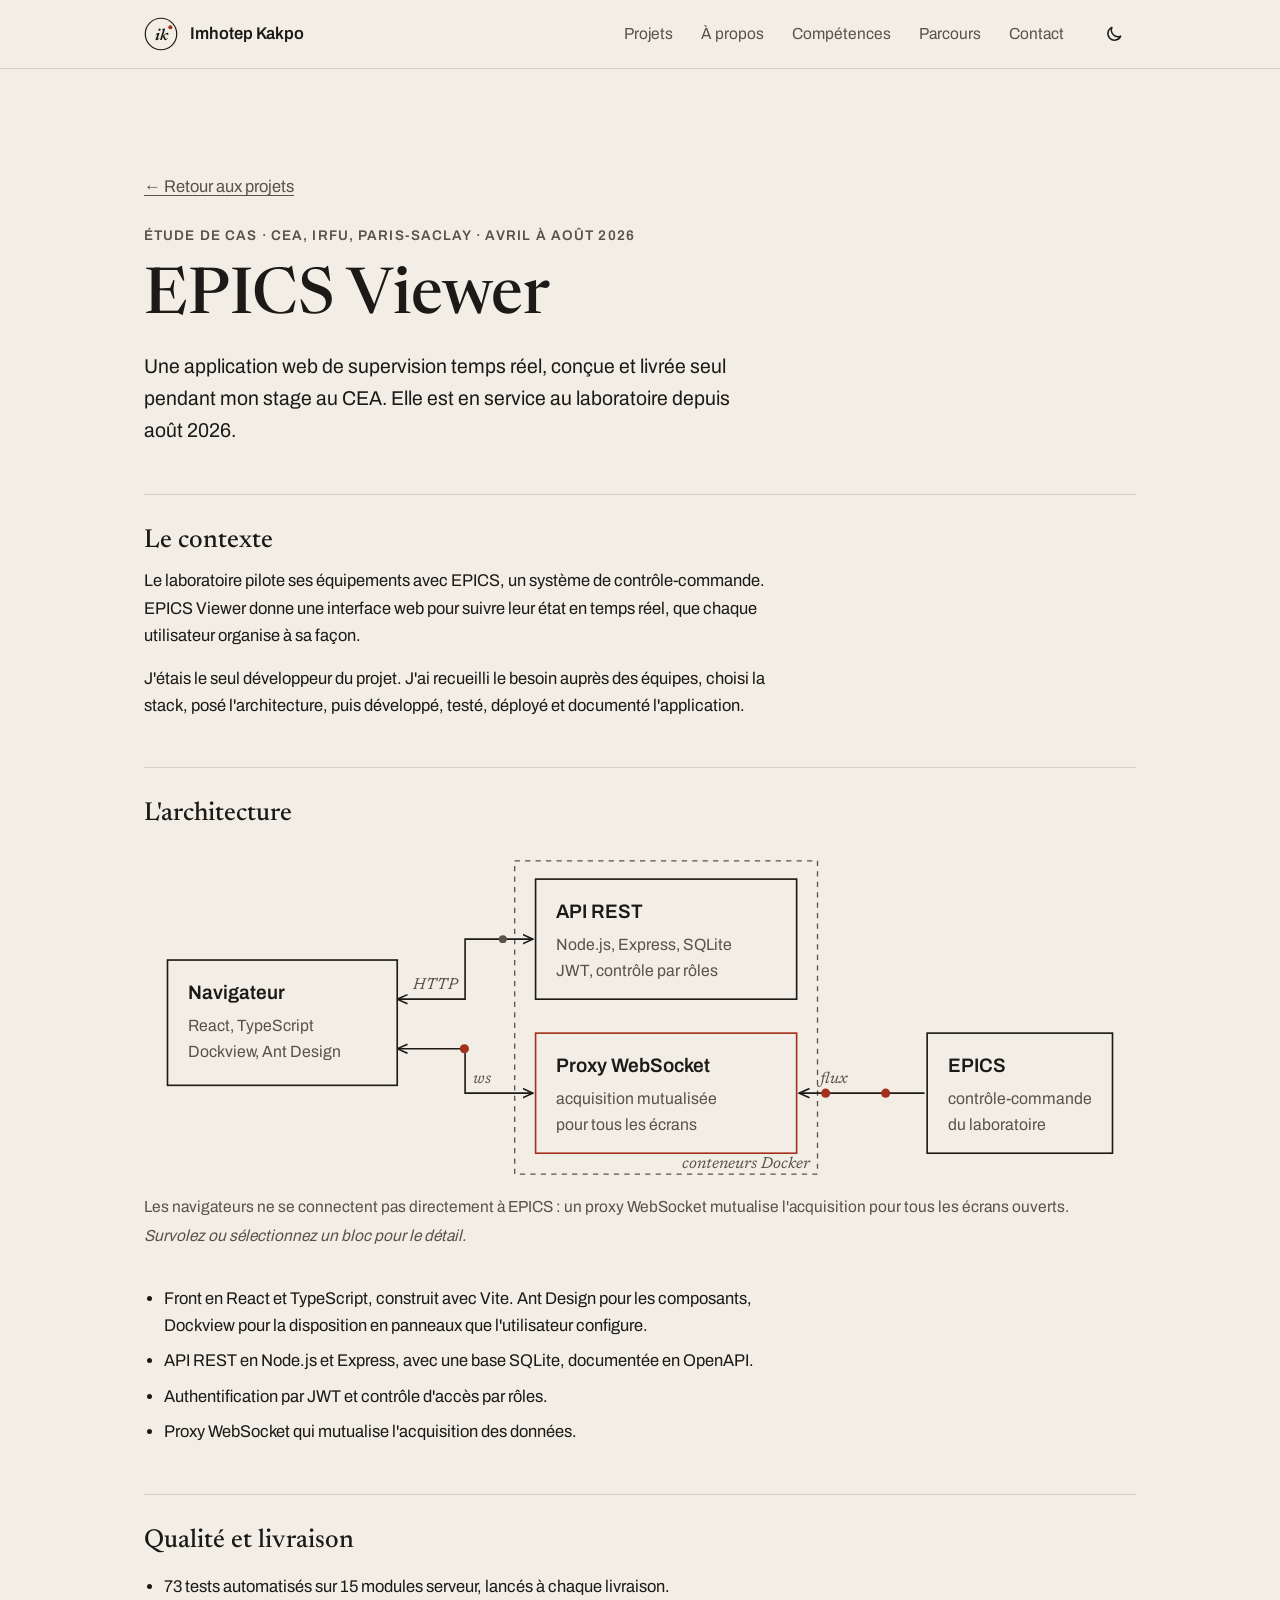
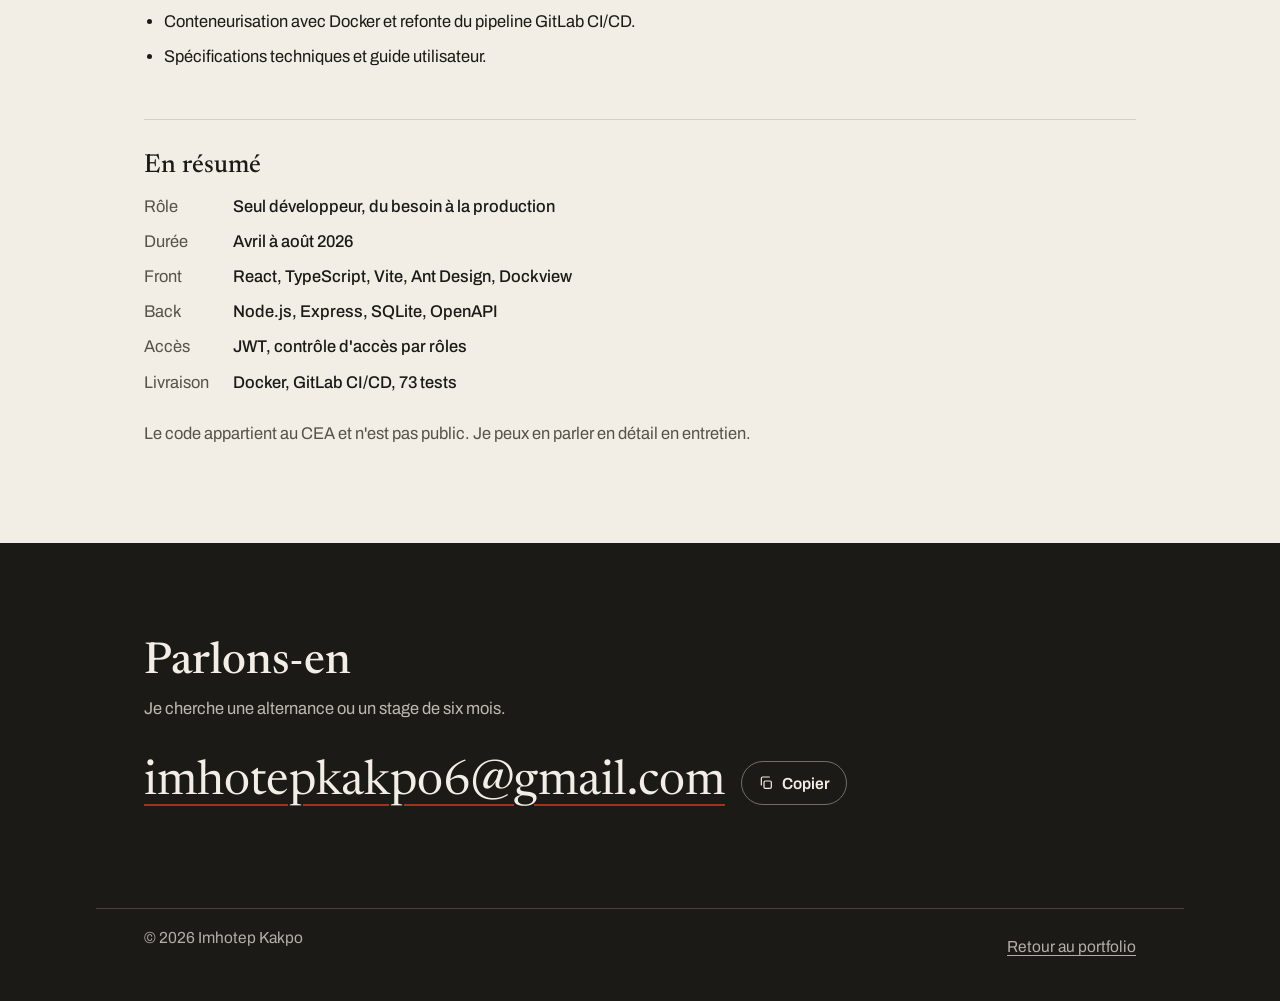
<file: epics-viewer.html>
<!DOCTYPE html>
<html lang="fr">
<head>
<meta charset="UTF-8">
<meta name="viewport" content="width=device-width, initial-scale=1">
<title>EPICS Viewer, étude de cas | Imhotep Kakpo</title>
<meta name="description" content="Étude de cas d'EPICS Viewer, application web de supervision temps réel conçue et livrée seul par Imhotep Kakpo au CEA Paris-Saclay.">
<meta name="author" content="Imhotep Kakpo">
<meta name="color-scheme" content="light dark">
<meta name="theme-color" content="#F2EEE5" media="(prefers-color-scheme: light)">
<meta name="theme-color" content="#181613" media="(prefers-color-scheme: dark)">
<meta property="og:title" content="EPICS Viewer, étude de cas | Imhotep Kakpo">
<meta property="og:description" content="Supervision temps réel conçue et livrée seul au CEA Paris-Saclay : React, Node.js, proxy WebSocket, Docker, GitLab CI/CD.">
<meta property="og:type" content="article">
<meta property="og:locale" content="fr_FR">
<meta property="og:url" content="https://agbadogbe.github.io/epics-viewer.html">
<link rel="icon" href="favicon.svg" type="image/svg+xml">
<link rel="preload" href="fonts/archivo-wdth.woff2" as="font" type="font/woff2" crossorigin>
<link rel="preload" href="fonts/newsreader-opsz.woff2" as="font" type="font/woff2" crossorigin>
<link rel="stylesheet" href="style.css">
<script>document.documentElement.classList.add('js');try{var t=localStorage.getItem('theme');if(t==='light'||t==='dark')document.documentElement.dataset.theme=t}catch(e){}</script>
<script src="main.js" defer></script>
</head>
<body>
<a class="skip" href="#contenu">Aller au contenu</a>

<header class="site-head">
  <div class="wrap">
    <a class="brand" href="index.html">
      <svg viewBox="0 0 40 40" aria-hidden="true"><circle cx="20" cy="20" r="18.5" fill="none" stroke="currentColor" stroke-width="1.4"/><text x="20" y="26.5" text-anchor="middle" font-family="Newsreader, Georgia, serif" font-style="italic" font-size="19" fill="currentColor">ik</text><circle cx="31" cy="12" r="2.4" fill="var(--accent)"/></svg>
      Imhotep Kakpo
    </a>
    <nav aria-label="Sections du portfolio">
      <ul class="menu" id="menu">
        <li><a href="index.html#projets">Projets</a></li>
        <li><a href="index.html#a-propos">À propos</a></li>
        <li><a href="index.html#competences">Compétences</a></li>
        <li><a href="index.html#parcours">Parcours</a></li>
        <li><a href="index.html#contact">Contact</a></li>
      </ul>
    </nav>
    <div class="head-tools">
      <button class="icon-btn" type="button" data-theme-toggle aria-label="Changer de thème">
        <svg class="i-moon" viewBox="0 0 24 24" fill="none" stroke="currentColor" stroke-width="1.8" stroke-linecap="round" stroke-linejoin="round" aria-hidden="true"><path d="M20 14.5A8 8 0 0 1 9.5 4a8 8 0 1 0 10.5 10.5Z"/></svg>
        <svg class="i-sun" viewBox="0 0 24 24" fill="none" stroke="currentColor" stroke-width="1.8" stroke-linecap="round" aria-hidden="true"><circle cx="12" cy="12" r="4"/><path d="M12 2v2M12 20v2M4.9 4.9l1.4 1.4M17.7 17.7l1.4 1.4M2 12h2M20 12h2M4.9 19.1l1.4-1.4M17.7 6.3l1.4-1.4"/></svg>
      </button>
      <button class="icon-btn menu-toggle" type="button" aria-expanded="false" aria-controls="menu" aria-label="Ouvrir le menu">
        <svg viewBox="0 0 24 24" fill="none" stroke="currentColor" stroke-width="1.8" stroke-linecap="round" aria-hidden="true"><path class="l1" d="M4 7h16"/><path class="l2" d="M4 12h16"/><path class="l3" d="M4 17h16"/></svg>
      </button>
    </div>
  </div>
  <div class="progress" aria-hidden="true"><span></span></div>
</header>

<main id="contenu">
  <div class="wrap">
    <header class="case-hero">
      <a class="back" href="index.html#projets">← Retour aux projets</a>
      <p class="eyebrow">Étude de cas · CEA, IRFU, Paris-Saclay · avril à août 2026</p>
      <h1>EPICS Viewer</h1>
      <p class="lead">Une application web de supervision temps réel, conçue et livrée seul pendant mon stage au CEA. Elle est en service au laboratoire depuis août 2026.</p>
    </header>

    <div class="prose">
      <section class="block" aria-labelledby="c1">
        <h2 id="c1">Le contexte</h2>
        <p>Le laboratoire pilote ses équipements avec EPICS, un système de contrôle-commande. EPICS Viewer donne une interface web pour suivre leur état en temps réel, que chaque utilisateur organise à sa façon.</p>
        <p>J'étais le seul développeur du projet. J'ai recueilli le besoin auprès des équipes, choisi la stack, posé l'architecture, puis développé, testé, déployé et documenté l'application.</p>
      </section>

      <section class="block" aria-labelledby="c2">
        <h2 id="c2">L'architecture</h2>
        <figure class="diagram" data-diagram style="margin:var(--s5) 0">
          <svg class="diag wide" viewBox="0 0 760 252" role="group" aria-labelledby="dg-t dg-d">
            <title id="dg-t">Architecture d'EPICS Viewer</title>
            <desc id="dg-d">Le navigateur parle à l'API REST en HTTP et au proxy WebSocket. Le proxy est le seul à lire le système EPICS du laboratoire. API et proxy tournent dans des conteneurs Docker.</desc>
            <defs><marker id="ar" viewBox="0 0 10 10" refX="9" refY="5" markerWidth="7" markerHeight="7" orient="auto-start-reverse"><path d="M0 1 L9 5 L0 9" fill="none" stroke="currentColor" stroke-width="1.4"/></marker></defs>
            <rect class="dash" x="284" y="6" width="232" height="240"/>
            <text class="e" x="510" y="241" text-anchor="end">conteneurs Docker</text>
            <path class="ln" d="M194 112 H246 V66 H298" marker-end="url(#ar)" marker-start="url(#ar)"/>
            <text class="e" x="206" y="104">HTTP</text>
            <path class="ln" d="M194 150 H246 V184 H298" marker-end="url(#ar)" marker-start="url(#ar)"/>
            <text class="e" x="252" y="176">ws</text>
            <path class="ln" d="M598 184 H502" marker-end="url(#ar)"/>
            <text class="e" x="518" y="176">flux</text>
            <g class="pkts" aria-hidden="true">
              <circle class="pkt" r="3.5"><animateMotion dur="1.6s" repeatCount="indefinite" path="M596 184 H504"/></circle>
              <circle class="pkt" r="3.5"><animateMotion dur="1.6s" begin="0.8s" repeatCount="indefinite" path="M596 184 H504"/></circle>
              <circle class="pkt" r="3.5"><animateMotion dur="1.4s" begin="0.4s" repeatCount="indefinite" path="M296 184 H246 V150 H196"/></circle>
              <circle class="pkt alt" r="3"><animateMotion dur="3s" repeatCount="indefinite" path="M196 112 H246 V66 H296 H246 V112 H196"/></circle>
            </g>
            <g class="node" data-node="nav" tabindex="0" role="img" aria-label="Navigateur : React, TypeScript, Dockview, Ant Design" data-title="Navigateur" data-info="Interface React et TypeScript en panneaux Dockview, que chaque utilisateur organise à sa façon.">
              <rect class="box" x="18" y="82" width="176" height="96"/>
              <text class="t" x="34" y="112">Navigateur</text>
              <text class="s" x="34" y="136">React, TypeScript</text>
              <text class="s" x="34" y="156">Dockview, Ant Design</text>
            </g>
            <g class="node" data-node="api" tabindex="0" role="img" aria-label="API REST : Node.js, Express, SQLite, JWT, rôles" data-title="API REST" data-info="Node.js et Express, base SQLite, documentée en OpenAPI. Authentification JWT et contrôle d'accès par rôles.">
              <rect class="box" x="300" y="20" width="200" height="92"/>
              <text class="t" x="316" y="50">API REST</text>
              <text class="s" x="316" y="74">Node.js, Express, SQLite</text>
              <text class="s" x="316" y="94">JWT, contrôle par rôles</text>
            </g>
            <g class="node" data-node="proxy" tabindex="0" role="img" aria-label="Proxy WebSocket : acquisition mutualisée" data-title="Proxy WebSocket" data-info="Il mutualise l'acquisition des données pour tous les écrans ouverts : les navigateurs ne parlent jamais directement à EPICS.">
              <rect class="box hl" x="300" y="138" width="200" height="92"/>
              <text class="t" x="316" y="168">Proxy WebSocket</text>
              <text class="s" x="316" y="192">acquisition mutualisée</text>
              <text class="s" x="316" y="212">pour tous les écrans</text>
            </g>
            <g class="node" data-node="epics" tabindex="0" role="img" aria-label="EPICS : contrôle-commande du laboratoire" data-title="EPICS" data-info="Le système de contrôle-commande du laboratoire. Seul le proxy le lit, en continu.">
              <rect class="box" x="600" y="138" width="142" height="92"/>
              <text class="t" x="616" y="168">EPICS</text>
              <text class="s" x="616" y="192">contrôle-commande</text>
              <text class="s" x="616" y="212">du laboratoire</text>
            </g>
          </svg>
          <svg class="diag tall" viewBox="0 0 360 440" role="group" aria-labelledby="dg-t2">
            <title id="dg-t2">Architecture d'EPICS Viewer : navigateur, API REST, proxy WebSocket, EPICS</title>
            <defs><marker id="ar2" viewBox="0 0 10 10" refX="9" refY="5" markerWidth="7" markerHeight="7" orient="auto-start-reverse"><path d="M0 1 L9 5 L0 9" fill="none" stroke="currentColor" stroke-width="1.4"/></marker></defs>
            <path class="ln" d="M140 98 V144" marker-end="url(#ar2)" marker-start="url(#ar2)"/>
            <text class="e" x="102" y="126">HTTP</text>
            <path class="ln" d="M220 98 V144" marker-end="url(#ar2)" marker-start="url(#ar2)"/>
            <text class="e" x="228" y="126">ws</text>
            <path class="ln" d="M268 328 V242" marker-end="url(#ar2)"/>
            <text class="e" x="276" y="292">flux</text>
            <g class="pkts" aria-hidden="true">
              <circle class="pkt" r="3.5"><animateMotion dur="1.6s" repeatCount="indefinite" path="M268 326 V244"/></circle>
              <circle class="pkt" r="3.5"><animateMotion dur="1.6s" begin="0.8s" repeatCount="indefinite" path="M268 326 V244"/></circle>
              <circle class="pkt" r="3.5"><animateMotion dur="1.2s" begin="0.4s" repeatCount="indefinite" path="M220 142 V100"/></circle>
              <circle class="pkt alt" r="3"><animateMotion dur="2.8s" repeatCount="indefinite" path="M140 102 V140 V102"/></circle>
            </g>
            <g class="node" data-node="nav" tabindex="0" role="img" aria-label="Navigateur : React, TypeScript, Dockview, Ant Design" data-title="Navigateur" data-info="Interface React et TypeScript en panneaux Dockview, que chaque utilisateur organise à sa façon.">
              <rect class="box" x="90" y="8" width="180" height="88"/>
              <text class="t" x="106" y="36">Navigateur</text>
              <text class="s" x="106" y="58">React, TypeScript</text>
              <text class="s" x="106" y="78">Dockview, Ant Design</text>
            </g>
            <rect class="dash" x="2" y="136" width="356" height="132"/>
            <text class="e" x="352" y="262" text-anchor="end">conteneurs Docker</text>
            <g class="node" data-node="api" tabindex="0" role="img" aria-label="API REST : Node.js, Express, SQLite, JWT, rôles" data-title="API REST" data-info="Node.js et Express, base SQLite, documentée en OpenAPI. Authentification JWT et contrôle d'accès par rôles.">
              <rect class="box" x="10" y="146" width="164" height="94"/>
              <text class="t" x="22" y="174">API REST</text>
              <text class="s" x="22" y="196">Node.js, Express</text>
              <text class="s" x="22" y="216">SQLite, JWT, rôles</text>
            </g>
            <g class="node" data-node="proxy" tabindex="0" role="img" aria-label="Proxy WebSocket : acquisition mutualisée" data-title="Proxy WebSocket" data-info="Il mutualise l'acquisition des données pour tous les écrans ouverts : les navigateurs ne parlent jamais directement à EPICS.">
              <rect class="box hl" x="186" y="146" width="164" height="94"/>
              <text class="t" x="198" y="174">Proxy WebSocket</text>
              <text class="s" x="198" y="196">acquisition</text>
              <text class="s" x="198" y="216">mutualisée</text>
            </g>
            <g class="node" data-node="epics" tabindex="0" role="img" aria-label="EPICS : contrôle-commande du laboratoire" data-title="EPICS" data-info="Le système de contrôle-commande du laboratoire. Seul le proxy le lit, en continu.">
              <rect class="box" x="186" y="330" width="164" height="94"/>
              <text class="t" x="198" y="358">EPICS</text>
              <text class="s" x="198" y="380">contrôle-commande</text>
              <text class="s" x="198" y="400">du laboratoire</text>
            </g>
          </svg>
          <figcaption data-diagram-info style="font-size:var(--t-sm);color:var(--soft);margin-top:var(--s3)">Les navigateurs ne se connectent pas directement à EPICS : un proxy WebSocket mutualise l'acquisition pour tous les écrans ouverts. <span class="hint">Survolez ou sélectionnez un bloc pour le détail.</span></figcaption>
        </figure>
        <ul>
          <li>Front en React et TypeScript, construit avec Vite. Ant Design pour les composants, Dockview pour la disposition en panneaux que l'utilisateur configure.</li>
          <li>API REST en Node.js et Express, avec une base SQLite, documentée en OpenAPI.</li>
          <li>Authentification par JWT et contrôle d'accès par rôles.</li>
          <li>Proxy WebSocket qui mutualise l'acquisition des données.</li>
        </ul>
      </section>

      <section class="block" aria-labelledby="c3">
        <h2 id="c3">Qualité et livraison</h2>
        <ul>
          <li>73 tests automatisés sur 15 modules serveur, lancés à chaque livraison.</li>
          <li>Conteneurisation avec Docker et refonte du pipeline GitLab CI/CD.</li>
          <li>Spécifications techniques et guide utilisateur.</li>
        </ul>
      </section>

      <section class="block" aria-labelledby="c4">
        <h2 id="c4">En résumé</h2>
        <dl class="facts">
          <dt>Rôle</dt><dd>Seul développeur, du besoin à la production</dd>
          <dt>Durée</dt><dd>Avril à août 2026</dd>
          <dt>Front</dt><dd>React, TypeScript, Vite, Ant Design, Dockview</dd>
          <dt>Back</dt><dd>Node.js, Express, SQLite, OpenAPI</dd>
          <dt>Accès</dt><dd>JWT, contrôle d'accès par rôles</dd>
          <dt>Livraison</dt><dd>Docker, GitLab CI/CD, 73 tests</dd>
        </dl>
        <p class="small" style="margin-top:var(--s5);color:var(--soft)">Le code appartient au CEA et n'est pas public. Je peux en parler en détail en entretien.</p>
      </section>
    </div>
  </div>

  <section class="section contact" aria-labelledby="contact-titre" style="margin-top:var(--s7)">
    <div class="wrap">
      <div class="section-head"><div><h2 id="contact-titre">Parlons-en</h2><p>Je cherche une alternance ou un stage de six mois.</p></div></div>
      <div class="mail-row">
        <a class="mail" href="mailto:imhotepkakpo6@gmail.com?subject=Alternance%20ou%20stage">imhotepkakpo6@gmail.com</a>
        <button type="button" class="copy" data-copy="imhotepkakpo6@gmail.com" aria-label="Copier l'adresse e-mail">
          <svg viewBox="0 0 24 24" fill="none" stroke="currentColor" stroke-width="1.8" stroke-linecap="round" stroke-linejoin="round" aria-hidden="true"><rect x="9" y="9" width="11" height="11" rx="2"/><path d="M5 15V5a2 2 0 0 1 2-2h10"/></svg>
          <span class="copy-label">Copier</span>
        </button>
      </div>
    </div>
  </section>
</main>

<footer class="site-foot">
  <div class="wrap">
    <span>© 2026 Imhotep Kakpo</span>
    <a href="index.html">Retour au portfolio</a>
  </div>
</footer>

</body>
</html>
</file>
<file: style.css>
/* Portfolio d'Imhotep Kakpo
   Interactions dans main.js : thème, menu mobile, filtres et recherche, diagramme, compteurs.
   Structure « Portfolio Grid » et règles de qualité tirées de UI UX Pro Max :
   héros nom + métier, projets filtrables, à propos, contact ; contraste AA, cibles 44 px,
   rythme 4/8 px, échelle typographique, mesure de 65 à 75 caractères, clair et sombre. */

@font-face{font-family:'Newsreader';src:url(fonts/newsreader-opsz.woff2) format('woff2-variations');font-weight:200 800;font-style:normal;font-display:swap}
@font-face{font-family:'Newsreader';src:url(fonts/newsreader-opsz-italic.woff2) format('woff2-variations');font-weight:200 800;font-style:italic;font-display:swap}
@font-face{font-family:'Archivo';src:url(fonts/archivo-wdth.woff2) format('woff2-variations');font-weight:100 900;font-stretch:62% 125%;font-display:swap}

:root{
  --bg:#F2EEE5;
  --surface:#FAF7F0;
  --ink:#1C1A16;
  --soft:#58534A;
  --line:#D6CEBE;
  --accent:#A3311B;
  --on-accent:#FFFFFF;
  --accent-soft:#F1DED6;

  --serif:'Newsreader',Georgia,'Times New Roman',serif;
  --sans:'Archivo','Helvetica Neue',Arial,sans-serif;

  --t-xs:.875rem; --t-sm:1rem; --t-md:1.0625rem; --t-lg:1.25rem; --t-xl:1.625rem;
  --t-h2:clamp(2rem,4vw,2.75rem);
  --t-h1:clamp(3rem,8vw,5.5rem);

  --s1:4px; --s2:8px; --s3:12px; --s4:16px; --s5:24px; --s6:32px; --s7:48px; --s8:64px; --s9:96px;
  --r-sm:6px; --r-md:10px;
  --max:68rem;
  --gutter:clamp(var(--s4),5vw,var(--s7));
  --dur:150ms;
  --ease:cubic-bezier(.2,.7,.2,1);
  --head:68px;
}
@media (prefers-color-scheme: dark){
  :root:not([data-theme="light"]){
    --bg:#181613;
    --surface:#211E1A;
    --ink:#ECE6DA;
    --soft:#ACA495;
    --line:#3B362F;
    --accent:#E58A6E;
    --on-accent:#1B0D07;
    --accent-soft:#3A251D;
    color-scheme:dark;
  }
}
:root[data-theme="dark"]{
    --bg:#181613;
    --surface:#211E1A;
    --ink:#ECE6DA;
    --soft:#ACA495;
    --line:#3B362F;
    --accent:#E58A6E;
    --on-accent:#1B0D07;
    --accent-soft:#3A251D;
  color-scheme:dark;
}
:root[data-theme="light"]{color-scheme:light}

*,*::before,*::after{box-sizing:border-box}
html{-webkit-text-size-adjust:100%;scroll-behavior:smooth;scroll-padding-top:calc(var(--head) + var(--s4));touch-action:manipulation}
@media (prefers-reduced-motion: reduce){html{scroll-behavior:auto}*,*::before,*::after{transition:none!important;animation:none!important}}
body{margin:0;background:var(--bg);color:var(--ink);font-family:var(--sans);font-stretch:96%;font-size:var(--t-md);line-height:1.6;-webkit-font-smoothing:antialiased}
::selection{background:var(--accent);color:var(--on-accent)}
a{color:inherit;text-underline-offset:.2em;text-decoration-thickness:1px;transition:color var(--dur) ease-out}
a:hover{color:var(--accent)}
:focus-visible{outline:2px solid var(--accent);outline-offset:3px;border-radius:2px}
img,svg{display:block;max-width:100%}
[hidden]{display:none!important}
.sr-only{position:absolute;width:1px;height:1px;padding:0;margin:-1px;overflow:hidden;clip:rect(0 0 0 0);white-space:nowrap;border:0}
.skip{position:absolute;left:-9999px;z-index:50}
.skip:focus{left:var(--s3);top:var(--s3);z-index:10;background:var(--ink);color:var(--bg);padding:var(--s2) var(--s3)}
.wrap{max-width:var(--max);margin:0 auto;padding:0 var(--gutter)}
h1,h2,h3{font-family:var(--serif);font-weight:500;line-height:1.1;margin:0;text-wrap:balance}
p{margin:0 0 var(--s4);text-wrap:pretty}
section,[id]{scroll-margin-top:calc(var(--head) + var(--s4))}

/* ---------- en-tête ---------- */
.site-head{position:sticky;top:0;z-index:30;border-bottom:1px solid var(--line);
  background:color-mix(in srgb,var(--bg) 84%,transparent);-webkit-backdrop-filter:saturate(1.3) blur(12px);backdrop-filter:saturate(1.3) blur(12px);transition:box-shadow .25s}
.site-head.scrolled{box-shadow:0 6px 24px -18px rgba(0,0,0,.45)}
.site-head .wrap{display:flex;align-items:center;justify-content:space-between;gap:var(--s3) var(--s4);min-height:var(--head)}
.brand{display:inline-flex;align-items:center;gap:var(--s3);min-height:44px;text-decoration:none;font-weight:600;white-space:nowrap}
.brand svg{width:34px;height:34px;flex:none;transition:transform .5s var(--ease)}
.brand:hover svg{transform:rotate(-12deg)}
.site-head nav{margin-left:auto}
.menu{display:flex;flex-wrap:wrap;align-items:center;gap:0 var(--s1);list-style:none;margin:0;padding:0}
.menu a{position:relative;display:inline-flex;align-items:center;min-height:44px;padding:0 var(--s3);text-decoration:none;color:var(--soft);font-size:var(--t-sm);border-radius:var(--r-sm)}
.menu a:hover{color:var(--ink);background:var(--accent-soft)}
.menu a::after{content:"";position:absolute;left:var(--s3);right:var(--s3);bottom:7px;height:2px;border-radius:2px;background:var(--accent);transform:scaleX(0);transform-origin:left;transition:transform .3s var(--ease)}
.menu a[aria-current="true"]{color:var(--ink)}
.menu a[aria-current="true"]::after{transform:scaleX(1)}
.head-tools{display:flex;align-items:center;gap:var(--s1)}
.icon-btn{display:inline-grid;place-items:center;width:44px;height:44px;border-radius:50%;border:1px solid transparent;background:transparent;color:var(--ink);cursor:pointer;transition:background-color var(--dur),border-color var(--dur)}
.icon-btn:hover{background:var(--accent-soft);border-color:var(--line)}
.icon-btn svg{width:20px;height:20px}
.icon-btn .i-sun{display:none}
:root[data-theme="dark"] .i-sun{display:block}
:root[data-theme="dark"] .i-moon{display:none}
@media (prefers-color-scheme: dark){
  :root:not([data-theme="light"]) .i-sun{display:block}
  :root:not([data-theme="light"]) .i-moon{display:none}
}
html:not(.js) [data-theme-toggle]{display:none}
.menu-toggle{display:none}
.menu-toggle path{transition:transform .25s var(--ease),opacity .2s;transform-origin:12px 12px}
.open .menu-toggle .l1{transform:translateY(5px) rotate(45deg)}
.open .menu-toggle .l2{opacity:0}
.open .menu-toggle .l3{transform:translateY(-5px) rotate(-45deg)}
.progress{position:absolute;left:0;right:0;bottom:-1px;height:2px;pointer-events:none}
.progress span{display:block;height:100%;background:var(--accent);transform-origin:0 50%;transform:scaleX(var(--p,0))}
@media (max-width:820px){
  .js .menu-toggle{display:inline-grid}
  .js .site-head nav{position:absolute;left:0;right:0;top:100%;background:var(--bg);border-bottom:1px solid var(--line);
    padding:var(--s2) var(--gutter) var(--s4);box-shadow:0 18px 30px -24px rgba(0,0,0,.5);
    opacity:0;visibility:hidden;transform:translateY(-6px);transition:opacity .2s,transform .25s var(--ease),visibility 0s .25s}
  .js .site-head.open nav{opacity:1;visibility:visible;transform:none;transition:opacity .2s,transform .25s var(--ease)}
  .js .menu{flex-direction:column;align-items:stretch}
  .js .menu a{min-height:48px;font-size:var(--t-md);padding:0 var(--s3)}
  .js .menu a::after{display:none}
  .js .menu a[aria-current="true"]{background:var(--accent-soft)}
  html:not(.js) .site-head .wrap{flex-wrap:wrap;padding-top:var(--s2);padding-bottom:var(--s2)}
}

/* bouton retour en haut, message éphémère */
.to-top{position:fixed;right:var(--s4);bottom:var(--s4);z-index:25;display:grid;place-items:center;width:48px;height:48px;border-radius:50%;
  border:1px solid var(--line);background:var(--surface);color:var(--ink);cursor:pointer;box-shadow:0 8px 24px -12px rgba(0,0,0,.5);
  opacity:0;visibility:hidden;transform:translateY(10px);transition:opacity .25s,transform .25s var(--ease),visibility 0s .25s}
.to-top.show{opacity:1;visibility:visible;transform:none;transition:opacity .25s,transform .25s var(--ease)}
.to-top:hover{border-color:var(--accent);color:var(--accent)}
.to-top svg{width:20px;height:20px}
.toast{position:fixed;left:50%;bottom:var(--s5);z-index:40;margin:0;max-width:calc(100% - 2*var(--s4));padding:var(--s3) var(--s4);border-radius:var(--r-sm);
  background:var(--ink);color:var(--bg);font-size:var(--t-sm);box-shadow:0 12px 30px -12px rgba(0,0,0,.5);
  transform:translate(-50%,16px);opacity:0;pointer-events:none;transition:opacity .25s,transform .25s var(--ease)}
.toast.show{opacity:1;transform:translate(-50%,0)}

/* apparition au défilement */
.js .reveal{opacity:0;transform:translateY(18px);transition:opacity .6s var(--ease),transform .6s var(--ease)}
.js .reveal.in{opacity:1;transform:none}

/* ---------- boutons ---------- */
.btn{display:inline-flex;align-items:center;justify-content:center;gap:var(--s2);min-height:48px;padding:0 var(--s5);border-radius:var(--r-sm);
  font-weight:600;font-size:var(--t-sm);text-decoration:none;border:1.5px solid var(--ink);cursor:pointer;transition:background-color var(--dur),color var(--dur),border-color var(--dur)}
.btn svg{width:18px;height:18px}
.btn-primary{background:var(--accent);border-color:var(--accent);color:var(--on-accent)}
.btn-primary:hover{color:var(--on-accent);filter:brightness(1.08)}
.btn-ghost{background:transparent;color:var(--ink)}
.btn-ghost:hover{background:var(--ink);color:var(--bg)}
.btn:active{transform:translateY(1px)}

/* ---------- héros ---------- */
.hero{position:relative;isolation:isolate;overflow:hidden;padding:clamp(var(--s7),9vw,var(--s9)) 0 clamp(var(--s7),8vw,var(--s9))}
.hero::before{content:"";position:absolute;inset:0;z-index:-1;pointer-events:none;
  background-image:radial-gradient(color-mix(in srgb,var(--ink) 22%,transparent) 1px,transparent 1.6px);background-size:22px 22px;
  -webkit-mask-image:radial-gradient(420px circle at var(--mx,78%) var(--my,30%),#000,transparent 72%);mask-image:radial-gradient(420px circle at var(--mx,78%) var(--my,30%),#000,transparent 72%)}
.hero h1{animation:rise .8s var(--ease) both}
.hero .role{animation:rise .8s .08s var(--ease) both}
.hero .pitch,.hero .actions{animation:rise .8s .16s var(--ease) both}
.hero .stats,.id-card{animation:rise .8s .26s var(--ease) both}
@keyframes rise{from{opacity:0;transform:translateY(14px)}to{opacity:1;transform:none}}
.stats{display:flex;flex-wrap:wrap;gap:var(--s5) var(--s7);list-style:none;margin:var(--s7) 0 0;padding:var(--s5) 0 0;border-top:1px solid var(--line)}
.stats strong{display:block;font-family:var(--serif);font-size:clamp(2.25rem,4vw,3rem);font-weight:500;line-height:1;font-variant-numeric:tabular-nums;color:var(--ink)}
.stats span{display:block;max-width:14ch;margin-top:var(--s2);font-size:var(--t-xs);line-height:1.35;color:var(--soft)}
.hero .wrap{display:grid;grid-template-columns:minmax(0,7fr) minmax(0,5fr);gap:var(--s7);align-items:center}
.eyebrow{font-size:var(--t-xs);letter-spacing:.08em;text-transform:uppercase;color:var(--soft);margin:0 0 var(--s4);font-weight:600}
.hero h1{font-size:var(--t-h1);line-height:.95;letter-spacing:-.02em;font-weight:500}
.hero .role{font-family:var(--serif);font-style:italic;font-size:clamp(1.5rem,3vw,2.125rem);line-height:1.2;color:var(--accent);margin:var(--s3) 0 var(--s5)}
.hero .pitch{font-size:var(--t-lg);line-height:1.5;max-width:34rem}
.actions{display:flex;flex-wrap:wrap;gap:var(--s3);margin-top:var(--s6)}
.id-card{background:var(--surface);border:1px solid var(--line);border-radius:var(--r-md);padding:var(--s5)}
.id-card h2{font-family:var(--sans);font-size:var(--t-xs);letter-spacing:.08em;text-transform:uppercase;color:var(--soft);font-weight:600;margin-bottom:var(--s3)}
.id-card dl{margin:0}
.id-card div{padding:var(--s3) 0;border-top:1px solid var(--line)}
.id-card dt{font-size:var(--t-xs);color:var(--soft)}
.id-card dd{margin:0;font-weight:500}
.status{display:inline-flex;align-items:flex-start;gap:var(--s3)}
.status::before{content:"";flex:none;width:9px;height:9px;margin-top:.5em;border-radius:50%;background:#2E8B57;animation:pulse 2.4s ease-out infinite}
@keyframes pulse{0%{box-shadow:0 0 0 0 rgba(46,139,87,.55)}70%,100%{box-shadow:0 0 0 9px rgba(46,139,87,0)}}
.id-card{box-shadow:0 30px 60px -45px rgba(0,0,0,.5)}
@media (max-width:768px){.hero .wrap{grid-template-columns:1fr}}

/* ---------- sections ---------- */
.section{padding:clamp(var(--s7),8vw,var(--s9)) 0;border-top:1px solid var(--line)}
.section-head{display:flex;justify-content:space-between;align-items:end;gap:var(--s4) var(--s6);flex-wrap:wrap;margin-bottom:var(--s6)}
.section-head h2{font-size:var(--t-h2)}
.section-head p{margin:var(--s2) 0 0;color:var(--soft);max-width:36rem}

/* filtres de projets */
.filters{display:flex;flex-wrap:wrap;gap:var(--s2);margin:0;padding:0;list-style:none}
.filters button{min-height:44px;padding:0 var(--s4);border-radius:999px;border:1px solid var(--line);background:transparent;color:var(--ink);font:inherit;font-size:var(--t-sm);cursor:pointer;transition:background-color var(--dur),border-color var(--dur)}
.filters button:hover{border-color:var(--ink)}
.filters button[aria-pressed="true"]{background:var(--ink);border-color:var(--ink);color:var(--bg)}
.filters button{display:inline-flex;align-items:center;gap:var(--s2)}
.filters .n{display:inline-grid;place-items:center;min-width:1.5em;height:1.5em;padding:0 .35em;border-radius:999px;font-size:.75rem;font-weight:600;font-variant-numeric:tabular-nums;background:var(--accent-soft);color:var(--ink)}
.filters button[aria-pressed="true"] .n{background:var(--accent);color:var(--on-accent)}
.toolbar{display:flex;flex-wrap:wrap;align-items:center;justify-content:space-between;gap:var(--s3) var(--s5);margin:calc(-1*var(--s3)) 0 var(--s3)}
html:not(.js) .diagram .hint,html:not(.js) .toolbar,html:not(.js) .result-count{display:none}
.search{position:relative;display:flex;align-items:center;flex:0 1 20rem;min-width:min(100%,15rem)}
.search svg{position:absolute;left:var(--s3);width:18px;height:18px;color:var(--soft);pointer-events:none}
.search input{width:100%;min-height:44px;padding:0 var(--s3) 0 40px;border:1px solid var(--line);border-radius:999px;background:var(--surface);color:var(--ink);font:inherit;font-size:var(--t-sm);transition:border-color var(--dur),box-shadow var(--dur)}
.search input::placeholder{color:var(--soft);opacity:.85}
.search input:hover{border-color:var(--soft)}
.search input:focus{outline:none;border-color:var(--accent);box-shadow:0 0 0 3px color-mix(in srgb,var(--accent) 25%,transparent)}
.result-count{font-size:var(--t-xs);color:var(--soft);margin:0 0 var(--s4);min-height:1.5em}
.empty{text-align:center;padding:var(--s7) var(--s5);border:1px dashed var(--line);border-radius:var(--r-md);margin-top:var(--s5)}
.empty p{color:var(--soft)}
::view-transition-group(*){animation-duration:.35s;animation-timing-function:cubic-bezier(.2,.7,.2,1)}

/* projet phare */
.featured{display:grid;grid-template-columns:minmax(0,6fr) minmax(0,6fr);gap:var(--s6);background:var(--surface);border:1px solid var(--line);border-radius:var(--r-md);padding:clamp(var(--s5),4vw,var(--s7));margin-bottom:var(--s5)}
.featured .kicker{font-size:var(--t-xs);letter-spacing:.08em;text-transform:uppercase;color:var(--accent);font-weight:600;margin:0 0 var(--s2)}
.featured h3{font-size:clamp(1.75rem,3.4vw,2.5rem)}
.featured .ctx{color:var(--soft);margin:var(--s2) 0 var(--s4)}
.featured figure{margin:0;align-self:center}
.featured figcaption{font-size:var(--t-xs);color:var(--soft);margin-top:var(--s3)}
@media (max-width:900px){.featured{grid-template-columns:1fr}}
.featured,.project{position:relative;isolation:isolate;transition:transform .3s var(--ease),border-color .3s,box-shadow .3s}
.featured::before,.project::before{content:"";position:absolute;inset:0;z-index:-1;border-radius:inherit;pointer-events:none;opacity:0;transition:opacity .3s;
  background:radial-gradient(360px circle at var(--mx,50%) var(--my,0%),color-mix(in srgb,var(--accent) 13%,transparent),transparent 70%)}
.featured:hover::before,.project:hover::before{opacity:1}
.project:hover{transform:translateY(-4px);border-color:color-mix(in srgb,var(--accent) 45%,var(--line));box-shadow:0 22px 40px -30px rgba(0,0,0,.55)}
.featured:hover{border-color:color-mix(in srgb,var(--accent) 35%,var(--line))}
.project h3{transition:color var(--dur)}
.project:hover h3{color:var(--accent)}
.card-links a svg{transition:transform .25s var(--ease)}
.card-links a:hover svg{transform:translate(3px,-1px)}

.tags{display:flex;flex-wrap:wrap;gap:var(--s2);list-style:none;margin:var(--s4) 0;padding:0}
.tags li{font-size:var(--t-xs);padding:var(--s1) var(--s3);border:1px solid var(--line);border-radius:var(--r-sm);color:var(--soft);transition:color var(--dur),border-color var(--dur),background-color var(--dur)}
.js .project-item .tags li{cursor:pointer}
.js .project-item .tags li:hover{color:var(--ink);border-color:var(--accent);background:var(--accent-soft)}
.card-links{display:flex;flex-wrap:wrap;gap:0 var(--s5);margin-top:auto}
.card-links a{display:inline-flex;align-items:center;gap:var(--s2);min-height:44px;font-weight:600;text-decoration:underline;text-decoration-color:var(--accent);text-decoration-thickness:2px}
.card-links a svg{width:16px;height:16px}
.card-links .private{display:inline-flex;align-items:center;min-height:44px;color:var(--soft);font-size:var(--t-sm)}

/* grille de projets */
.projects{display:grid;grid-template-columns:repeat(2,minmax(0,1fr));gap:var(--s5);list-style:none;margin:0;padding:0}
.project{display:flex;flex-direction:column;background:var(--surface);border:1px solid var(--line);border-radius:var(--r-md);padding:var(--s5)}
.project[hidden]{display:none}
.project .type{font-size:var(--t-xs);letter-spacing:.06em;text-transform:uppercase;color:var(--soft);font-weight:600;margin:0 0 var(--s2)}
.project h3{font-size:var(--t-xl)}
.project .ctx{color:var(--soft);font-size:var(--t-sm);margin:var(--s1) 0 var(--s3)}
.project p{margin-bottom:0}
.project h3 + p:not(.ctx){margin-top:var(--s3)}
@media (max-width:768px){.projects{grid-template-columns:1fr}}
.also{margin-top:var(--s5);color:var(--soft)}

/* diagramme */
.diag{width:100%;height:auto;color:var(--ink)}
.diag text{font-family:var(--sans);fill:currentColor}
.diag .t{font-size:15px;font-weight:600}
.diag .s{font-size:12.5px;fill:var(--soft)}
.diag .e{font-size:12px;font-style:italic;font-family:var(--serif);fill:var(--soft)}
.diag .box{fill:var(--bg);stroke:currentColor;stroke-width:1.25}
.diag .hl{stroke:var(--accent)}
.diag .ln{fill:none;stroke:currentColor;stroke-width:1.25}
.diag .dash{fill:none;stroke:var(--soft);stroke-width:1;stroke-dasharray:4 4}
.diag.tall{display:none}
.diagram figcaption{min-height:4.2em;transition:color var(--dur)}
.diagram figcaption strong{color:var(--ink)}
.diagram .hint{display:block;margin-top:var(--s1);font-style:italic}
.js .node{cursor:pointer;outline:none}
.node,.diag .ln,.diag .e{transition:opacity .25s}
.node .box{transition:fill .25s,stroke .25s,stroke-width .25s}
.diagram.focus .node:not(.on){opacity:.35}
.diagram.focus .diag .ln,.diagram.focus .diag .e{opacity:.5}
.node.on .box{fill:var(--accent-soft);stroke:var(--accent);stroke-width:2}
.node:focus-visible .box{stroke:var(--accent);stroke-width:2.5}
.pkt{fill:var(--accent)}
.pkt.alt{fill:var(--soft)}
@media (prefers-reduced-motion: reduce){.pkts{display:none}}
@media (max-width:560px){.diag.wide{display:none}.diag.tall{display:block;max-width:360px}}

/* à propos */
.about{display:grid;grid-template-columns:minmax(0,7fr) minmax(0,5fr);gap:var(--s7)}
.about .text p{font-size:var(--t-lg);line-height:1.6;max-width:38rem}
.about aside{border-left:2px solid var(--accent);padding-left:var(--s5)}
.about aside h3{font-family:var(--sans);font-size:var(--t-xs);letter-spacing:.08em;text-transform:uppercase;color:var(--soft);font-weight:600;margin:0 0 var(--s2)}
.about aside p{margin-bottom:var(--s5)}
@media (max-width:768px){.about{grid-template-columns:1fr;gap:var(--s5)}}

/* compétences */
.skills{display:grid;grid-template-columns:repeat(3,minmax(0,1fr));gap:var(--s6) var(--s6);margin:0}
.skills dt{font-family:var(--serif);font-size:var(--t-lg);font-weight:600;margin-bottom:var(--s2);padding-bottom:var(--s2);border-bottom:1px solid var(--line)}
.skills dd{margin:0;color:var(--soft)}
.chips{display:flex;flex-wrap:wrap;gap:var(--s2);list-style:none;margin:var(--s3) 0 0;padding:0}
.chip{display:inline-flex;align-items:center;gap:var(--s2);min-height:34px;padding:0 var(--s3);border:1px solid var(--line);border-radius:999px;font-size:var(--t-xs);color:var(--soft);transition:color var(--dur),border-color var(--dur),background-color var(--dur),transform var(--dur)}
.chip.main{background:var(--ink);border-color:var(--ink);color:var(--bg);font-weight:600}
.chip.linked{cursor:pointer}
.chip.linked:hover{border-color:var(--accent);color:var(--ink);background:var(--accent-soft);transform:translateY(-1px)}
.chip.main.linked:hover{background:var(--accent);border-color:var(--accent);color:var(--on-accent)}
.chip .used{display:inline-grid;place-items:center;min-width:1.4em;height:1.4em;border-radius:999px;font-size:.7rem;font-weight:600;background:var(--accent-soft);color:var(--ink)}
.chip.main .used{background:color-mix(in srgb,var(--bg) 22%,transparent);color:inherit}
@media (max-width:900px){.skills{grid-template-columns:repeat(2,minmax(0,1fr))}}
@media (max-width:560px){.skills{grid-template-columns:1fr}}

/* parcours */
.journey{display:grid;grid-template-columns:repeat(2,minmax(0,1fr));gap:var(--s7)}
.journey h3{font-family:var(--sans);font-size:var(--t-xs);letter-spacing:.08em;text-transform:uppercase;color:var(--soft);font-weight:600;margin:0 0 var(--s4)}
.timeline{list-style:none;margin:0;padding:0;border-left:1px solid var(--line)}
.timeline li{position:relative;padding:0 0 var(--s5) var(--s5)}
.timeline li::before{content:"";position:absolute;left:-5px;top:.55em;width:9px;height:9px;border-radius:50%;background:var(--bg);border:2px solid var(--soft)}
.timeline li.now::before{background:var(--accent);border-color:var(--accent);animation:pulse-a 2.4s ease-out infinite}
@keyframes pulse-a{0%{box-shadow:0 0 0 0 color-mix(in srgb,var(--accent) 55%,transparent)}70%,100%{box-shadow:0 0 0 8px transparent}}
.timeline li::before{transition:transform .25s var(--ease),border-color .25s}
.timeline li:hover::before{transform:scale(1.35);border-color:var(--accent)}
.timeline li:hover h4{color:var(--accent)}
.timeline h4{transition:color var(--dur)}
.timeline time{font-size:var(--t-xs);color:var(--soft);font-variant-numeric:tabular-nums}
.timeline h4{font-family:var(--serif);font-size:var(--t-lg);font-weight:600;margin:var(--s1) 0 0;line-height:1.3}
.timeline .org{color:var(--soft);margin:0 0 var(--s1)}
.timeline p{margin:0}
@media (max-width:768px){.journey{grid-template-columns:1fr;gap:var(--s6)}}

/* contact */
.contact{background:var(--ink);color:var(--bg);border-top:0}
.contact h2{color:var(--bg)}
.contact .section-head p{color:color-mix(in srgb,var(--bg) 75%,var(--ink))}
.contact .mail{display:inline-block;font-family:var(--serif);font-size:clamp(1.5rem,4.5vw,3rem);line-height:1.2;color:var(--bg);text-decoration-color:var(--accent);text-decoration-thickness:2px;overflow-wrap:anywhere}
.contact .mail:hover{color:var(--accent)}
.mail-row{display:flex;flex-wrap:wrap;align-items:center;gap:var(--s3) var(--s4)}
.copy{display:inline-flex;align-items:center;gap:var(--s2);min-height:44px;padding:0 var(--s4);border-radius:999px;cursor:pointer;font:inherit;font-size:var(--t-sm);font-weight:600;
  background:transparent;color:var(--bg);border:1px solid color-mix(in srgb,var(--bg) 40%,var(--ink));transition:background-color var(--dur),color var(--dur),border-color var(--dur)}
.copy:hover{background:var(--bg);color:var(--ink);border-color:var(--bg)}
.copy svg{width:16px;height:16px}
html:not(.js) .copy{display:none}
.contact :focus-visible{outline-color:var(--bg)}
.channels{display:grid;grid-template-columns:repeat(3,minmax(0,1fr));gap:var(--s4);list-style:none;margin:var(--s6) 0;padding:0}
.channels li{border-top:1px solid color-mix(in srgb,var(--bg) 30%,var(--ink));padding-top:var(--s3)}
.channels span{display:block;font-size:var(--t-xs);color:color-mix(in srgb,var(--bg) 70%,var(--ink))}
.channels a{display:inline-flex;align-items:center;min-height:44px;color:var(--bg);overflow-wrap:anywhere}
.contact .btn-primary{background:var(--bg);border-color:var(--bg);color:var(--ink)}
.contact .btn-primary:hover{background:var(--accent);border-color:var(--accent);color:var(--on-accent);filter:none}
@media (max-width:768px){.channels{grid-template-columns:1fr}}
.site-foot{background:var(--ink);color:color-mix(in srgb,var(--bg) 70%,var(--ink));font-size:var(--t-sm)}
.site-foot .wrap{display:flex;justify-content:space-between;flex-wrap:wrap;gap:var(--s2) var(--s5);padding-top:var(--s4);padding-bottom:var(--s6);border-top:1px solid color-mix(in srgb,var(--bg) 20%,var(--ink))}
.site-foot a{display:inline-flex;align-items:center;min-height:44px}

/* page étude de cas */
.case-hero{padding:clamp(var(--s7),8vw,var(--s9)) 0 var(--s6)}
.case-hero h1{font-size:clamp(2.5rem,6vw,4rem)}
.case-hero .lead{font-size:var(--t-lg);max-width:38rem;margin-top:var(--s4)}
.back{display:inline-flex;align-items:center;gap:var(--s2);min-height:44px;margin-bottom:var(--s4);color:var(--soft)}
.prose h2{font-size:var(--t-xl);margin:0 0 var(--s3)}
.prose p,.prose ul{max-width:40rem}
.prose ul{padding-left:1.2em}
.prose li{margin-bottom:var(--s2)}
.block{padding:var(--s6) 0;border-top:1px solid var(--line)}
.facts{display:grid;grid-template-columns:max-content minmax(0,1fr);gap:var(--s2) var(--s5);margin:0;max-width:40rem}
.facts dt{color:var(--soft)}
.facts dd{margin:0;font-weight:500}
@media (max-width:480px){.facts{grid-template-columns:1fr;gap:0}.facts dd{margin-bottom:var(--s3)}}

@media print{
  .site-head{position:static}
  .site-head nav,.head-tools,.progress,.actions,.toolbar,.result-count,.to-top,.toast,.skip,.site-foot,.copy,.pkts{display:none!important}
  .reveal{opacity:1!important;transform:none!important}
  .contact,.site-foot{background:none;color:#000}
  .contact h2,.contact .mail,.channels a{color:#000}
  .section{padding:16pt 0}
}
</file>
